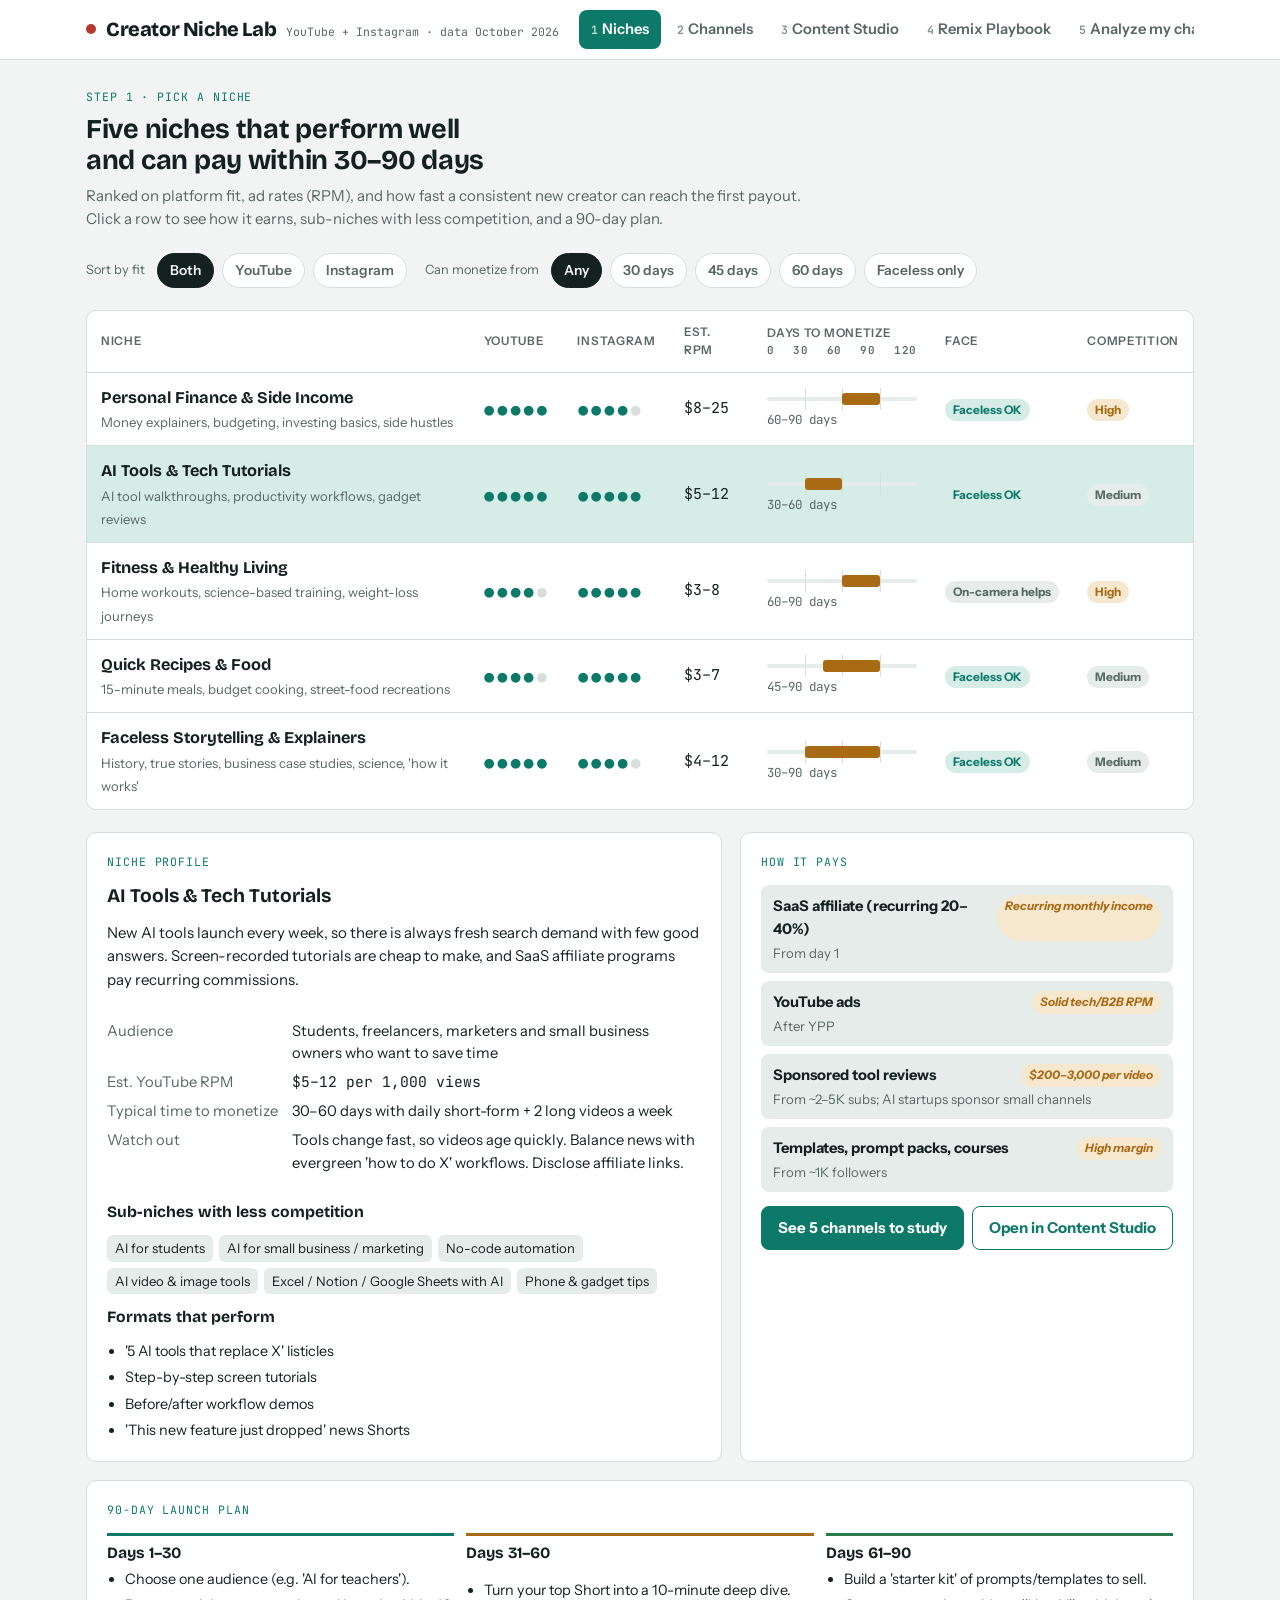
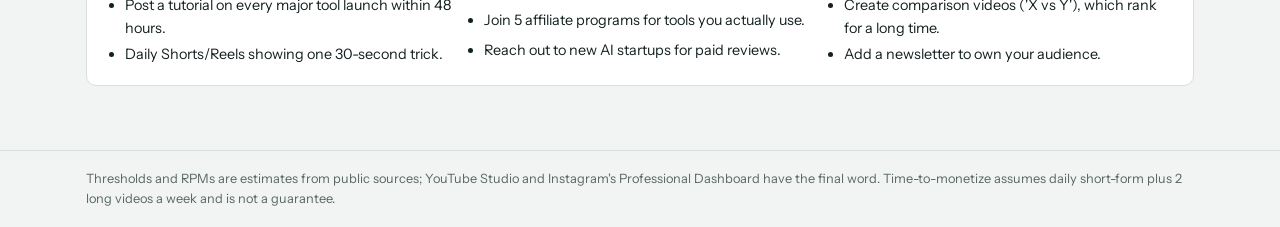
<file: creator-niche-lab/index.html>
<!doctype html>
<html lang="en">
<head>
<meta charset="utf-8">
<meta name="viewport" content="width=device-width, initial-scale=1, viewport-fit=cover">
<!-- page:start -->
<title>Creator Niche Lab</title>
<meta name="claude:viewport-fit-sides" content="cover">
<link rel="preconnect" href="https://fonts.googleapis.com">
<link rel="stylesheet" href="https://fonts.googleapis.com/css2?family=Bricolage+Grotesque:opsz,wght@12..96,600;12..96,800&family=Instrument+Sans:wght@400;600;700&family=JetBrains+Mono:wght@500;700&display=swap">
<link rel="stylesheet" href="styles.css">
</head>
<body>

<header class="top">
  <div class="wrap">
    <div class="brand"><span class="rec" aria-hidden="true"></span><b>Creator Niche Lab</b><small>YouTube + Instagram · data <span id="updated"></span></small></div>
    <nav class="tabs" role="tablist" aria-label="Sections">
      <button role="tab" data-tab="niches"><span class="step">1</span>Niches</button>
      <button role="tab" data-tab="channels"><span class="step">2</span>Channels</button>
      <button role="tab" data-tab="studio"><span class="step">3</span>Content Studio</button>
      <button role="tab" data-tab="remix"><span class="step">4</span>Remix Playbook</button>
      <button role="tab" data-tab="analyze"><span class="step">5</span>Analyze my channel</button>
    </nav>
  </div>
</header>

<main class="wrap">
  <!-- 1. Niches -->
  <section class="pane" id="pane-niches">
    <div class="intro">
      <div class="eyebrow">Step 1 · Pick a niche</div>
      <h2>Five niches that perform well and can pay within 30–90 days</h2>
      <p>Ranked on platform fit, ad rates (RPM), and how fast a consistent new creator can reach the first payout. Click a row to see how it earns, sub-niches with less competition, and a 90-day plan.</p>
    </div>
    <div class="filters" id="niche-filters">
      <span class="label">Sort by fit</span>
      <button class="chip" data-k="platform" data-v="all" aria-pressed="true">Both</button>
      <button class="chip" data-k="platform" data-v="yt" aria-pressed="false">YouTube</button>
      <button class="chip" data-k="platform" data-v="ig" aria-pressed="false">Instagram</button>
      <span class="label" style="margin-left:10px">Can monetize from</span>
      <button class="chip" data-k="speed" data-v="all" aria-pressed="true">Any</button>
      <button class="chip" data-k="speed" data-v="30" aria-pressed="false">30 days</button>
      <button class="chip" data-k="speed" data-v="45" aria-pressed="false">45 days</button>
      <button class="chip" data-k="speed" data-v="60" aria-pressed="false">60 days</button>
      <button class="chip" data-k="faceless" data-v="1" aria-pressed="false">Faceless only</button>
    </div>
    <div class="board">
      <table>
        <thead><tr><th>Niche</th><th>YouTube</th><th>Instagram</th><th>Est. RPM</th><th>Days to monetize <div class="timeline-scale"><span>0</span><span>30</span><span>60</span><span>90</span><span>120</span></div></th><th>Face</th><th>Competition</th></tr></thead>
        <tbody id="niche-rows"></tbody>
      </table>
    </div>
    <div class="detail" id="niche-detail"></div>
  </section>

  <!-- 2. Channels -->
  <section class="pane" id="pane-channels" hidden>
    <div class="intro">
      <div class="eyebrow">Step 2 · Study who's winning</div>
      <h2>Channels to model, and how to beat them</h2>
      <p>For each channel: why it works, the format you can borrow, how to make yours better, and what the creator is really optimising for. <span id="chan-count"></span> listed.</p>
    </div>
    <div class="filters" id="chan-filters"></div>
    <div class="cards" id="chan-cards"></div>
    <p class="note">Sizes are approximate lower bounds as of late 2026. Search links open YouTube or Google so you always land on the current page.</p>
  </section>

  <!-- 3. Studio -->
  <section class="pane" id="pane-studio" hidden>
    <div class="intro">
      <div class="eyebrow">Step 3 · Make the content</div>
      <h2>Content Studio</h2>
      <p>Choose a niche and type your video topic. You get titles, captions, a description, hashtags, keywords and script outlines built from the patterns the top channels use.</p>
    </div>
    <div class="form-grid">
      <div class="field"><label for="st-niche">Niche</label><select id="st-niche"></select></div>
      <div class="field" style="grid-column:span 2"><label for="st-topic">Your video topic</label><input id="st-topic" type="text" autocomplete="off"></div>
    </div>
    <div class="studio-grid">
      <div class="panel">
        <div style="display:flex;justify-content:space-between;gap:8px;flex-wrap:wrap;align-items:center"><div class="eyebrow">Generated</div><span class="note" id="st-out-title"></span></div>
        <div class="subtabs" id="st-view" data-view="titles">
          <button class="chip" data-v="titles">Titles</button>
          <button class="chip" data-v="scripts">Scripts</button>
          <button class="chip" data-v="captions">Captions</button>
          <button class="chip" data-v="description">Description</button>
          <button class="chip" data-v="hashtags">Hashtags</button>
          <button class="chip" data-v="keywords">Keywords</button>
        </div>
        <div class="out" id="st-out"></div>
      </div>
      <div class="panel">
        <div class="eyebrow">Proven ideas in this niche</div>
        <div id="st-ideas"></div>
      </div>
      <div class="panel">
        <div class="eyebrow">Editing style that works here</div>
        <ul class="list" id="st-editing"></ul>
      </div>
      <div class="panel">
        <div class="eyebrow">My idea board</div>
        <div class="out" id="st-saved"></div>
      </div>
    </div>
  </section>

  <!-- 4. Remix -->
  <section class="pane" id="pane-remix" hidden>
    <div class="intro">
      <div class="eyebrow">Step 4 · Copy the format, not the video</div>
      <h2>Remix Playbook</h2>
      <p>Top creators all borrow formats from each other. The ones who grow add something the original didn't have. Use this to turn a video that's working for someone else into your own, better version.</p>
    </div>
    <ol class="steps">
      <li><b>Find a proven video</b><p>Pick an outlier: a video with 3× more views than that channel's average.</p></li>
      <li><b>Decode why it worked</b><p>Note the topic, title pattern, thumbnail idea, hook and pacing.</p></li>
      <li><b>Choose your motive</b><p>Reach, ad revenue, affiliate, product or brand deals. It decides your CTA and length.</p></li>
      <li><b>Pick 1–2 improvement levers</b><p>Localise, update, test it yourself, simplify, go deeper.</p></li>
      <li><b>Make it 100% yours</b><p>Your script, footage, voice and thumbnail. Then compare results after 48 hours.</p></li>
    </ol>
    <div class="detail">
      <div class="panel">
        <div class="eyebrow">Build a remix</div>
        <div class="form-grid">
          <div class="field" style="grid-column:1/-1"><label for="rmx-title">Video or format you want to remix</label><input id="rmx-title" type="text" value="5 AI tools that replace a full-time assistant"></div>
          <div class="field"><label for="rmx-niche">Niche</label><select id="rmx-niche"></select></div>
          <div class="field"><label for="rmx-format">Your format</label><select id="rmx-format"><option value="short">Short / Reel</option><option value="long">Long-form</option></select></div>
          <div class="field"><label for="rmx-audience">Your audience</label><input id="rmx-audience" type="text" value="college students in India"></div>
          <div class="field"><label for="rmx-motive">Your motive</label><select id="rmx-motive"></select></div>
        </div>
        <h4>Improvement levers</h4>
        <div class="levers" id="rmx-levers"></div>
      </div>
      <div class="panel">
        <div class="eyebrow">Red lines</div>
        <p>These keep your channel monetizable:</p>
        <ul class="list redlines warn-box" id="rmx-redlines"></ul>
      </div>
    </div>
    <div class="detail" id="rmx-out"></div>
  </section>

  <!-- 5. Analyze -->
  <section class="pane" id="pane-analyze" hidden>
    <div class="intro">
      <div class="eyebrow">Step 5 · Check your own channel</div>
      <h2>Analyze my channel</h2>
      <p>Enter numbers from YouTube Studio (Analytics → last 28 days) or Instagram's Professional Dashboard. You'll get a health score, what to fix, and how many days you are from each monetization tier. <span class="sample-flag">Example numbers loaded</span></p>
    </div>
    <div class="filters" id="an-platform">
      <button class="chip" data-v="yt" aria-pressed="true">YouTube</button>
      <button class="chip" data-v="ig" aria-pressed="false">Instagram</button>
    </div>

    <div id="an-yt" class="pane">
      <form class="panel" id="yt-form">
        <div class="form-grid">
          <div class="field"><label for="yt-niche">Niche</label><select id="yt-niche"></select></div>
          <div class="field"><label for="yt-subs">Subscribers</label><input id="yt-subs" type="number" min="0" value="640"></div>
          <div class="field"><label for="yt-hours">Watch hours (last 12 months)</label><input id="yt-hours" type="number" min="0" value="1850"></div>
          <div class="field"><label for="yt-shorts">Shorts views (last 90 days)</label><input id="yt-shorts" type="number" min="0" value="420000"></div>
          <div class="field"><label for="yt-subs28">New subscribers (28 days)</label><input id="yt-subs28" type="number" min="0" value="180"></div>
          <div class="field"><label for="yt-hours28">Watch hours gained (28 days)</label><input id="yt-hours28" type="number" min="0" value="410"></div>
          <div class="field"><label for="yt-shorts28">Shorts views (28 days)</label><input id="yt-shorts28" type="number" min="0" value="160000"></div>
          <div class="field"><label for="yt-uploads">Uploads per week</label><input id="yt-uploads" type="number" min="0" step="0.5" value="3"></div>
          <div class="field"><label for="yt-avgviews">Avg views per long video</label><input id="yt-avgviews" type="number" min="0" value="380"></div>
          <div class="field"><label for="yt-ctr">Impressions CTR %</label><input id="yt-ctr" type="number" min="0" step="0.1" value="4.6"></div>
          <div class="field"><label for="yt-avd">Average % viewed</label><input id="yt-avd" type="number" min="0" max="100" value="38"></div>
        </div>
        <details>
          <summary class="note" style="cursor:pointer">Optional: load public stats with a YouTube Data API key</summary>
          <div class="form-grid" style="margin-top:10px">
            <div class="field"><label for="yt-key">API key</label><input id="yt-key" type="password" autocomplete="off" placeholder="AIza…"></div>
            <div class="field"><label for="yt-handle">Channel handle</label><input id="yt-handle" type="text" placeholder="@yourchannel"></div>
            <div class="field" style="align-content:end"><button class="btn ghost" type="button" id="yt-fetch">Load public stats</button></div>
          </div>
          <p class="note" id="yt-fetch-msg">Your key stays in this browser and is only sent to Google.</p>
        </details>
      </form>
      <div class="detail" id="yt-out"></div>
    </div>

    <div id="an-ig" class="pane" hidden>
      <form class="panel" id="ig-form">
        <div class="form-grid">
          <div class="field"><label for="ig-followers">Followers</label><input id="ig-followers" type="number" min="0" value="3200"></div>
          <div class="field"><label for="ig-gained28">New followers (28 days)</label><input id="ig-gained28" type="number" min="0" value="420"></div>
          <div class="field"><label for="ig-reelviews">Avg Reel views</label><input id="ig-reelviews" type="number" min="0" value="2600"></div>
          <div class="field"><label for="ig-likes">Avg likes per post</label><input id="ig-likes" type="number" min="0" value="95"></div>
          <div class="field"><label for="ig-comments">Avg comments per post</label><input id="ig-comments" type="number" min="0" value="8"></div>
          <div class="field"><label for="ig-saves">Avg saves + shares</label><input id="ig-saves" type="number" min="0" value="22"></div>
          <div class="field"><label for="ig-posts">Posts per week</label><input id="ig-posts" type="number" min="0" value="4"></div>
        </div>
      </form>
      <div class="detail" id="ig-out"></div>
    </div>
  </section>
</main>

<footer class="site">
  <div class="wrap">
    <p>Thresholds and RPMs are estimates from public sources; YouTube Studio and Instagram's Professional Dashboard have the final word. Time-to-monetize assumes daily short-form plus 2 long videos a week and is not a guarantee.</p>
  </div>
</footer>

<script src="data.js"></script>
<script src="app.js"></script>
<!-- page:end -->
</body>
</html>
</file>
<file: creator-niche-lab/styles.css>
/* Layout: a research workbench. Sticky tab bar, one working pane per tab, dense cards for scanning. */
:root {
  --bg: #f1f4f3;
  --surface: #ffffff;
  --sunk: #e6ecea;
  --ink: #142120;
  --muted: #586764;
  --line: #d6dfdc;
  --accent: #0d7a69;
  --accent-soft: #d5ece7;
  --on-accent: #ffffff;
  --gold: #a86a12;
  --gold-soft: #f6e7cf;
  --good: #2b7a4b;
  --bad: #b23a2e;
  --font-display: "Bricolage Grotesque", "Segoe UI", system-ui, sans-serif;
  --font-body: "Instrument Sans", "Segoe UI", system-ui, sans-serif;
  --font-mono: "JetBrains Mono", ui-monospace, Menlo, Consolas, monospace;
  --radius: 10px;
}
@media (prefers-color-scheme: dark) {
  :root:not([data-theme="light"]) {
    --bg: #0e1514; --surface: #162120; --sunk: #1d2a28; --ink: #e4edeb; --muted: #93a39f;
    --line: #2a3836; --accent: #3cc0a6; --accent-soft: #173b35; --on-accent: #06201b;
    --gold: #e2a94c; --gold-soft: #3a2c15; --good: #5cc48a; --bad: #ef7b6c; color-scheme: dark;
  }
}
:root[data-theme="dark"] {
  --bg: #0e1514; --surface: #162120; --sunk: #1d2a28; --ink: #e4edeb; --muted: #93a39f;
  --line: #2a3836; --accent: #3cc0a6; --accent-soft: #173b35; --on-accent: #06201b;
  --gold: #e2a94c; --gold-soft: #3a2c15; --good: #5cc48a; --bad: #ef7b6c; color-scheme: dark;
}

* { box-sizing: border-box; }
[hidden] { display: none !important; }
body {
  background: var(--bg); color: var(--ink); font-family: var(--font-body); font-size: 15px; line-height: 1.55;
  margin: 0;
}
body::before { content: ""; position: fixed; inset: 0 0 auto; height: env(safe-area-inset-top, 0px); z-index: 10; background: var(--surface); }
h1, h2, h3, h4 { font-family: var(--font-display); line-height: 1.15; text-wrap: balance; margin: 0; }
h2 { font-size: 1.7rem; letter-spacing: -0.01em; }
h3 { font-size: 1.2rem; }
h4 { font-size: 0.98rem; }
p { margin: 0; }
a { color: var(--accent); }
button, input, select, textarea { font: inherit; color: inherit; }
:focus-visible { outline: 2px solid var(--accent); outline-offset: 2px; }

.wrap { max-width: 1140px; margin: 0 auto; padding-left: max(16px, env(safe-area-inset-left, 0px)); padding-right: max(16px, env(safe-area-inset-right, 0px)); }

/* Header */
.top { position: sticky; top: env(safe-area-inset-top, 0px); z-index: 5; background: var(--surface); border-bottom: 1px solid var(--line); }
.top .wrap { display: flex; align-items: center; gap: 20px; padding-block: 10px; flex-wrap: wrap; }
.brand { display: flex; align-items: baseline; gap: 10px; }
.brand b { font-family: var(--font-display); font-size: 1.25rem; font-weight: 800; letter-spacing: -0.02em; }
.brand .rec { width: 10px; height: 10px; border-radius: 50%; background: var(--bad); display: inline-block; align-self: center; }
.brand small { color: var(--muted); font-family: var(--font-mono); font-size: 0.72rem; }
.tabs { display: flex; gap: 4px; overflow-x: auto; flex: 1; min-width: 0; scrollbar-width: none; }
.tabs button {
  border: 0; background: transparent; padding: 8px 12px; border-radius: 8px; cursor: pointer; white-space: nowrap;
  color: var(--muted); font-weight: 600; font-size: 0.92rem;
}
.tabs button:hover { background: var(--sunk); color: var(--ink); }
.tabs button[aria-selected="true"] { background: var(--accent); color: var(--on-accent); }
.tabs .step { font-family: var(--font-mono); font-size: 0.72rem; opacity: 0.75; margin-right: 4px; }

main.wrap { padding-block: 28px 64px; display: grid; gap: 28px; }
.pane { display: grid; gap: 22px; }
.intro { display: grid; gap: 8px; max-width: 72ch; }
.intro p { color: var(--muted); }
.eyebrow { font-family: var(--font-mono); font-size: 0.72rem; letter-spacing: 0.08em; text-transform: uppercase; color: var(--accent); }

/* Controls */
.filters { display: flex; flex-wrap: wrap; gap: 8px; align-items: center; }
.chip {
  border: 1px solid var(--line); background: var(--surface); border-radius: 999px; padding: 6px 12px; cursor: pointer;
  font-size: 0.86rem; font-weight: 600; color: var(--muted);
}
.chip[aria-pressed="true"] { background: var(--ink); color: var(--bg); border-color: var(--ink); }
.filters .label { font-size: 0.8rem; color: var(--muted); margin-right: 4px; }
.btn {
  border: 1px solid var(--accent); background: var(--accent); color: var(--on-accent); border-radius: 8px;
  padding: 9px 16px; font-weight: 700; cursor: pointer;
}
.btn.ghost { background: transparent; color: var(--accent); }
.btn.small { padding: 4px 10px; font-size: 0.8rem; }
.field { display: grid; gap: 4px; min-width: 0; }
.field label { font-size: 0.8rem; font-weight: 600; color: var(--muted); }
.field input, .field select, .field textarea {
  border: 1px solid var(--line); background: var(--surface); border-radius: 8px; padding: 9px 10px; width: 100%;
}
.field textarea { min-height: 70px; resize: vertical; }
.form-grid { display: grid; gap: 12px; grid-template-columns: repeat(auto-fit, minmax(190px, 1fr)); }

/* Niche comparison */
.board { background: var(--surface); border: 1px solid var(--line); border-radius: var(--radius); overflow-x: auto; }
.board table { width: 100%; border-collapse: collapse; min-width: 720px; }
.board th, .board td { text-align: left; padding: 12px 14px; border-bottom: 1px solid var(--line); vertical-align: middle; }
.board th { font-size: 0.74rem; text-transform: uppercase; letter-spacing: 0.06em; color: var(--muted); font-weight: 600; }
.board tr:last-child td { border-bottom: 0; }
.board tbody tr { cursor: pointer; }
.board tbody tr:hover td { background: var(--sunk); }
.board tbody tr.on td { background: var(--accent-soft); }
.num { font-family: var(--font-mono); font-variant-numeric: tabular-nums; }
.nname b { display: block; font-family: var(--font-display); font-size: 1.02rem; }
.nname span { color: var(--muted); font-size: 0.82rem; }
.dots { letter-spacing: 2px; color: var(--accent); font-size: 0.8rem; white-space: nowrap; }
.dots i { color: var(--line); font-style: normal; }
.timeline { position: relative; height: 22px; min-width: 150px; }
.timeline .track { position: absolute; inset: 9px 0; background: var(--sunk); border-radius: 3px; }
.timeline .range { position: absolute; top: 5px; height: 12px; background: var(--gold); border-radius: 3px; }
.timeline .tick { position: absolute; top: 0; bottom: 0; width: 1px; background: var(--line); }
.timeline-scale { display: flex; justify-content: space-between; font-family: var(--font-mono); font-size: 0.68rem; color: var(--muted); }
.pill { display: inline-block; padding: 2px 8px; border-radius: 999px; font-size: 0.74rem; font-weight: 700; background: var(--sunk); color: var(--muted); white-space: nowrap; }
.pill.good { background: var(--accent-soft); color: var(--accent); }
.pill.gold { background: var(--gold-soft); color: var(--gold); }

/* Detail */
.detail { display: grid; gap: 18px; grid-template-columns: minmax(0, 1.4fr) minmax(0, 1fr); }
.panel { background: var(--surface); border: 1px solid var(--line); border-radius: var(--radius); padding: 20px; display: grid; gap: 14px; align-content: start; min-width: 0; }
.panel.flat { background: transparent; border-style: dashed; }
.kv { display: grid; grid-template-columns: max-content 1fr; gap: 6px 14px; font-size: 0.92rem; }
.kv dt { color: var(--muted); }
.kv dd { margin: 0; }
.paths { display: grid; gap: 8px; }
.path { display: grid; grid-template-columns: 1fr auto; gap: 2px 10px; padding: 10px 12px; background: var(--sunk); border-radius: 8px; }
.path b { font-size: 0.92rem; }
.path span { color: var(--muted); font-size: 0.82rem; grid-column: 1 / -1; }
.plan { display: grid; gap: 12px; grid-template-columns: repeat(3, minmax(0, 1fr)); }
.plan .phase { border-top: 3px solid var(--accent); padding-top: 8px; display: grid; gap: 6px; }
.plan .phase:nth-child(2) { border-color: var(--gold); }
.plan .phase:nth-child(3) { border-color: var(--good); }
.plan ul, .list { margin: 0; padding-left: 18px; display: grid; gap: 4px; font-size: 0.9rem; }
.tags { display: flex; flex-wrap: wrap; gap: 6px; }
.tag { background: var(--sunk); border-radius: 6px; padding: 3px 8px; font-size: 0.82rem; }

/* Channels */
.cards { display: grid; gap: 14px; grid-template-columns: repeat(auto-fill, minmax(300px, 1fr)); }
.card { background: var(--surface); border: 1px solid var(--line); border-radius: var(--radius); padding: 18px; display: grid; gap: 10px; align-content: start; min-width: 0; }
.card header { display: flex; justify-content: space-between; gap: 10px; align-items: start; }
.card h3 { font-size: 1.08rem; }
.card .handle { font-family: var(--font-mono); font-size: 0.78rem; color: var(--muted); }
.card .size { font-family: var(--font-mono); font-size: 0.8rem; color: var(--gold); font-weight: 700; white-space: nowrap; }
.card .row { display: grid; gap: 2px; }
.card .row small { font-size: 0.7rem; text-transform: uppercase; letter-spacing: 0.06em; color: var(--muted); font-weight: 700; }
.card .row p { font-size: 0.9rem; }
.card .row.copy p { color: var(--accent); font-weight: 600; }
.card footer { display: flex; gap: 8px; flex-wrap: wrap; align-items: center; border-top: 1px solid var(--line); padding-top: 10px; }
.card footer a { font-size: 0.84rem; font-weight: 600; }
.platform { font-size: 0.72rem; font-weight: 700; padding: 2px 7px; border-radius: 4px; border: 1px solid var(--line); color: var(--muted); }

/* Studio */
.studio-grid { display: grid; gap: 18px; grid-template-columns: minmax(0, 1fr) minmax(0, 1fr); }
.idea { display: grid; grid-template-columns: 1fr auto; gap: 4px 10px; padding: 12px 0; border-bottom: 1px solid var(--line); }
.idea:last-child { border-bottom: 0; }
.idea b { font-size: 0.95rem; }
.idea q { grid-column: 1 / -1; color: var(--muted); font-size: 0.88rem; font-style: italic; }
.beats { display: grid; gap: 0; }
.beat { display: grid; grid-template-columns: 150px 1fr; gap: 12px; padding: 9px 0; border-bottom: 1px dashed var(--line); font-size: 0.9rem; }
.beat:last-child { border-bottom: 0; }
.beat span { font-family: var(--font-mono); font-size: 0.76rem; color: var(--accent); font-weight: 600; }
.out { display: grid; gap: 8px; }
.out-item { display: flex; gap: 10px; align-items: start; justify-content: space-between; padding: 10px 12px; background: var(--sunk); border-radius: 8px; }
.out-item pre, .out-item p { margin: 0; white-space: pre-wrap; font-family: inherit; font-size: 0.9rem; min-width: 0; overflow-wrap: anywhere; }
.subtabs { display: flex; gap: 6px; flex-wrap: wrap; }

/* Remix */
.steps { display: grid; gap: 12px; grid-template-columns: repeat(auto-fit, minmax(200px, 1fr)); counter-reset: s; }
.steps li { list-style: none; background: var(--surface); border: 1px solid var(--line); border-radius: var(--radius); padding: 16px; display: grid; gap: 4px; counter-increment: s; }
.steps li::before { content: "Step " counter(s); font-family: var(--font-mono); font-size: 0.72rem; color: var(--accent); font-weight: 700; }
.steps { padding: 0; margin: 0; }
.steps p { color: var(--muted); font-size: 0.88rem; }
.levers { display: grid; gap: 8px; grid-template-columns: repeat(auto-fill, minmax(200px, 1fr)); }
.lever { display: flex; gap: 8px; align-items: start; padding: 10px 12px; border: 1px solid var(--line); border-radius: 8px; background: var(--surface); cursor: pointer; }
.lever input { margin-top: 4px; accent-color: var(--accent); }
.lever b { display: block; font-size: 0.9rem; }
.lever span { font-size: 0.8rem; color: var(--muted); }
.redlines { display: grid; gap: 8px; }
.redlines li { font-size: 0.9rem; }
.warn-box { border-left: 3px solid var(--bad); padding: 10px 14px; background: var(--surface); border-radius: 0 8px 8px 0; }

/* Analyzer */
.meter { display: grid; gap: 6px; }
.meter-head { display: flex; justify-content: space-between; gap: 10px; font-size: 0.88rem; }
.meter-head b { font-weight: 700; }
.bar { height: 10px; background: var(--sunk); border-radius: 5px; overflow: hidden; }
.bar i { display: block; height: 100%; background: var(--accent); border-radius: 5px; }
.bar.gold i { background: var(--gold); }
.meter small { color: var(--muted); font-size: 0.8rem; }
.score { display: flex; gap: 18px; align-items: center; flex-wrap: wrap; }
.score .big { font-family: var(--font-display); font-size: 3.4rem; font-weight: 800; line-height: 1; font-variant-numeric: tabular-nums; }
.score .big small { font-size: 1rem; color: var(--muted); font-weight: 600; }
.checks { display: grid; gap: 8px; }
.check { display: grid; grid-template-columns: 22px 1fr; gap: 8px; font-size: 0.9rem; }
.check .st { width: 18px; height: 18px; border-radius: 50%; display: grid; place-items: center; font-size: 0.7rem; font-weight: 800; color: var(--on-accent); margin-top: 2px; }
.check .st.ok { background: var(--good); }
.check .st.no { background: var(--bad); }
.check .st.mid { background: var(--gold); }
.check p small { display: block; color: var(--muted); }
.note { font-size: 0.82rem; color: var(--muted); }
.sample-flag { font-family: var(--font-mono); font-size: 0.72rem; background: var(--gold-soft); color: var(--gold); padding: 3px 8px; border-radius: 4px; font-weight: 700; }
.toast { position: fixed; bottom: calc(16px + env(safe-area-inset-bottom, 0px)); left: 50%; transform: translateX(-50%); background: var(--ink); color: var(--bg); padding: 8px 14px; border-radius: 8px; font-size: 0.86rem; z-index: 20; }

footer.site { border-top: 1px solid var(--line); }
footer.site .wrap { padding-block: 18px; color: var(--muted); font-size: 0.8rem; display: grid; gap: 4px; }

@media (max-width: 860px) {
  .detail, .studio-grid { grid-template-columns: minmax(0, 1fr); }
  .plan { grid-template-columns: minmax(0, 1fr); }
}
@media (max-width: 520px) {
  h2 { font-size: 1.4rem; }
  .beat { grid-template-columns: minmax(0, 1fr); gap: 2px; }
  .cards { grid-template-columns: minmax(0, 1fr); }
  .brand small { display: none; }
}
@media (prefers-reduced-motion: reduce) { * { transition: none !important; animation: none !important; } }
</file>
